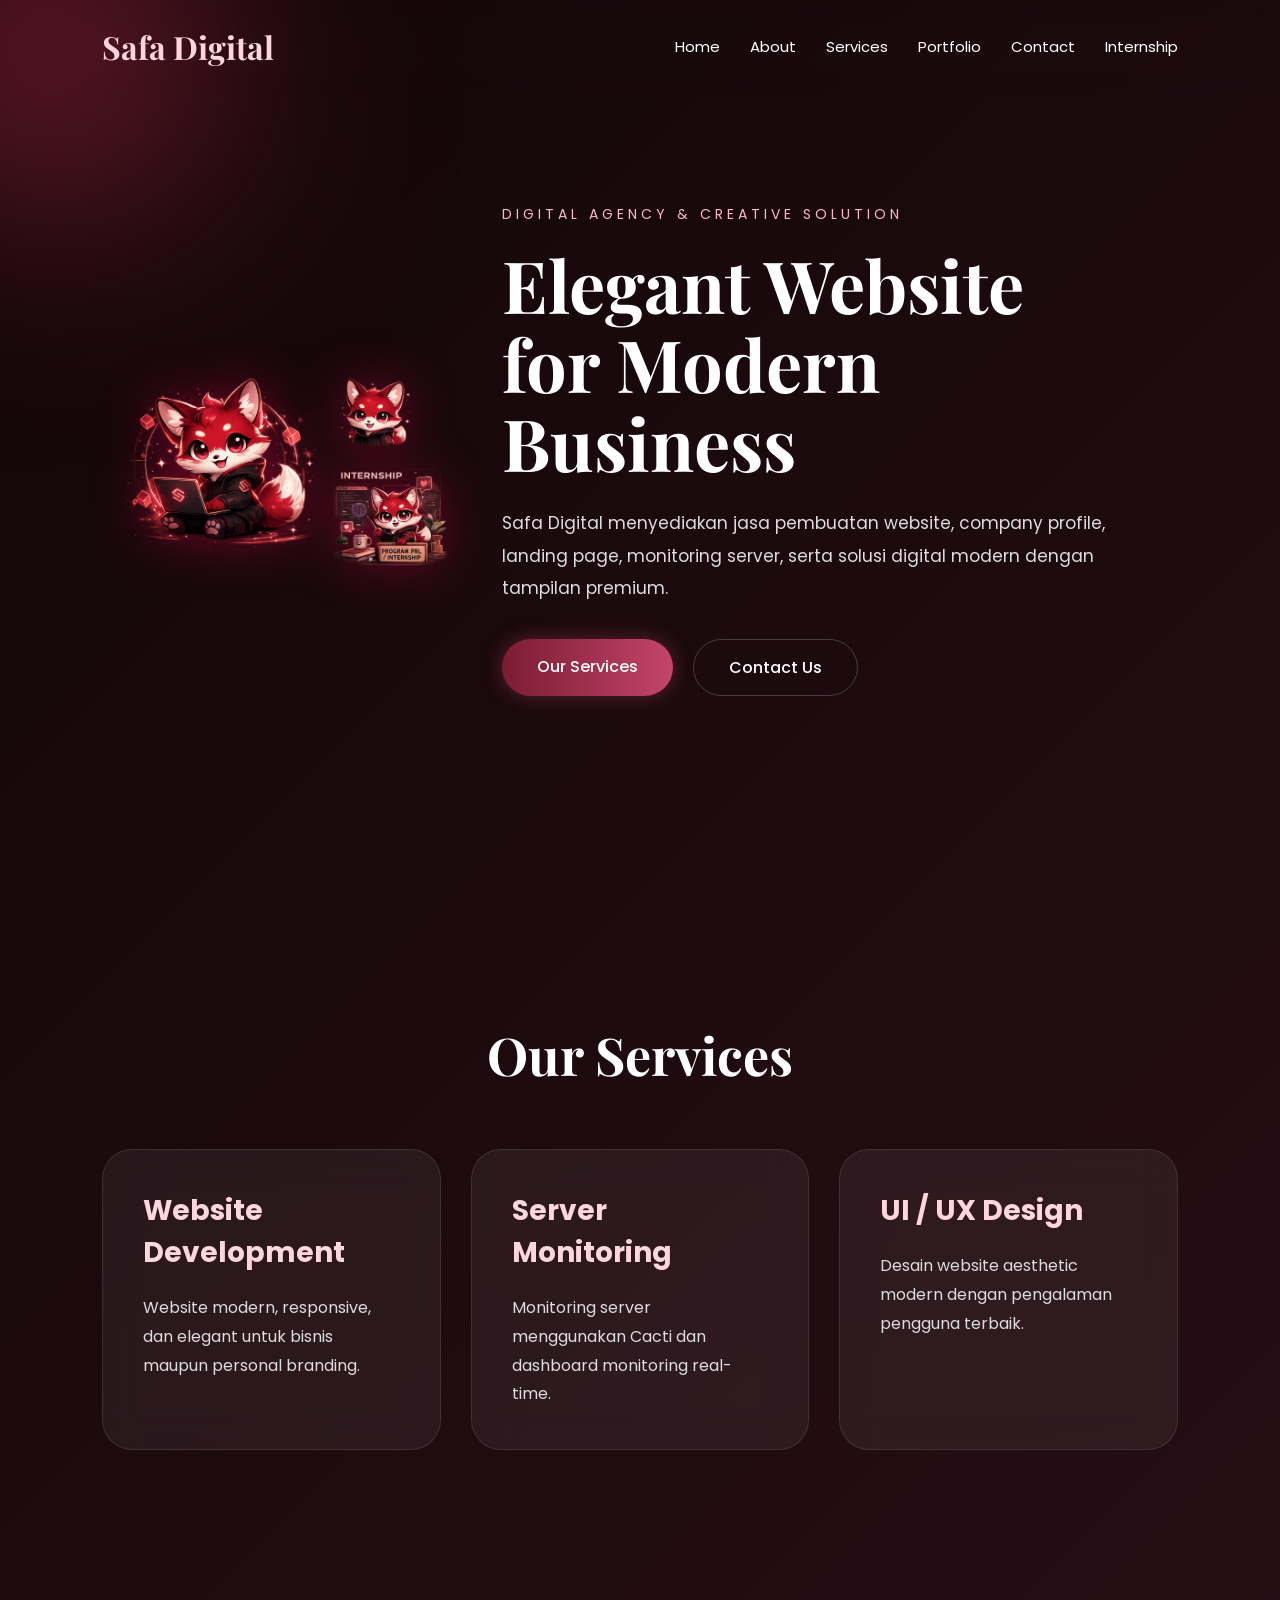
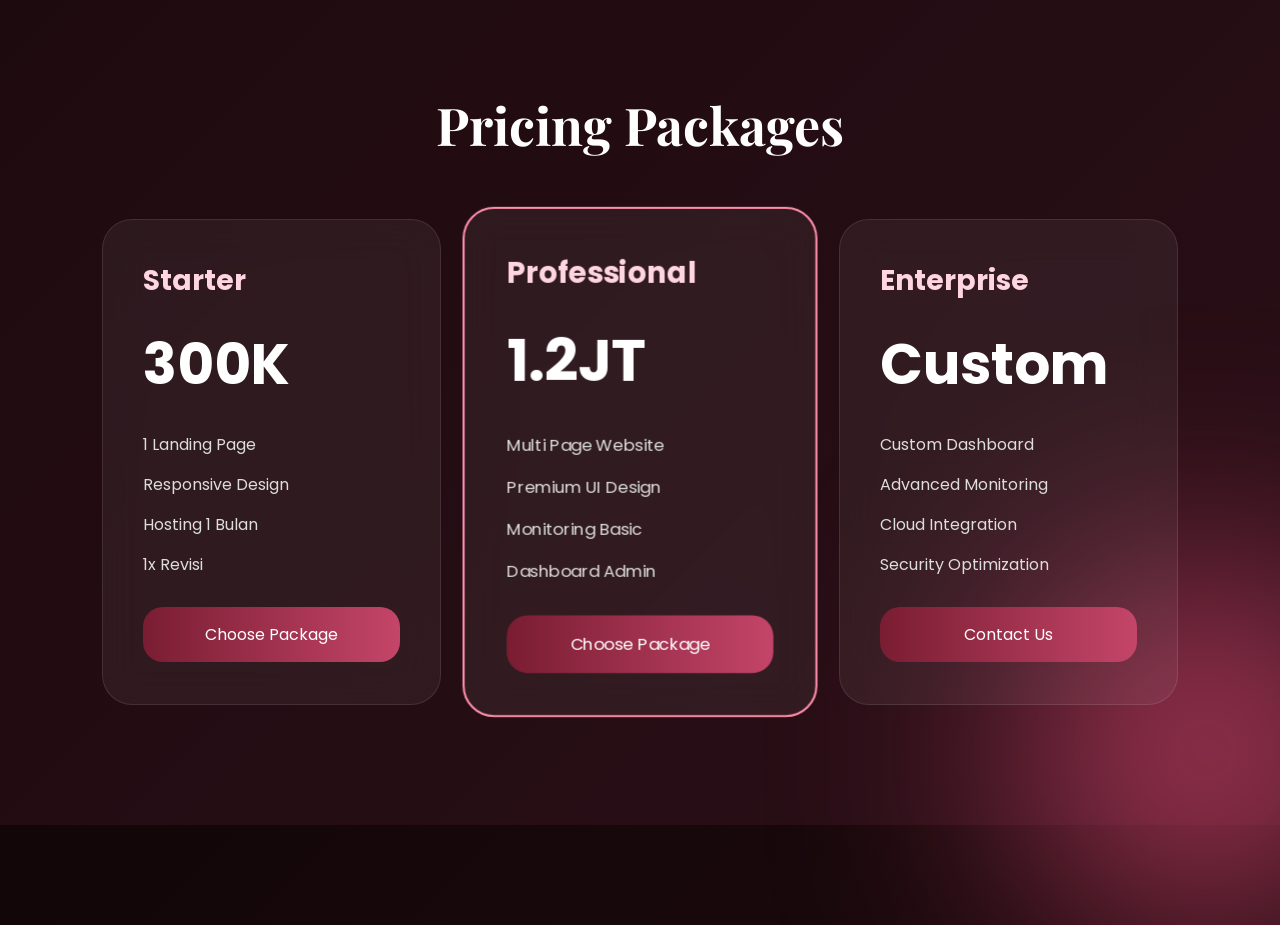
<file: index.html>
<!DOCTYPE html>
<html lang="en">
<head>
  <meta charset="UTF-8">
  <meta name="viewport" content="width=device-width, initial-scale=1.0">

  <title>Safa Digital</title>

  <link rel="stylesheet" href="css/style.css">

  <link href="https://fonts.googleapis.com/css2?family=Poppins:wght@300;400;500;600;700&family=Playfair+Display:wght@600;700&display=swap" rel="stylesheet">
</head>

<body>

<div class="blur blur1"></div>
<div class="blur blur2"></div>

<nav class="navbar">

  <div class="logo">
    Safa Digital
  </div>

  <ul class="nav-links">
    <li><a href="index.html">Home</a></li>
    <li><a href="about.html">About</a></li>
    <li><a href="services.html">Services</a></li>
    <li><a href="portfolio.html">Portfolio</a></li>
    <li><a href="internship.html">Contact</a></li>
    <li><a href="contact.html">Internship</a></li>
  </ul>

</nav>

<section class="hero">

<div class="hero-image">
  <img src="assets/img/rubyfox.png" alt="Ruby Fox">
</div>

  <div class="hero-text">

    <p class="small-title">
      DIGITAL AGENCY & CREATIVE SOLUTION
    </p>

    <h1>
      Elegant Website <br>
      for Modern Business
    </h1>

    <p class="description">
      Safa Digital menyediakan jasa pembuatan website,
      company profile, landing page, monitoring server,
      serta solusi digital modern dengan tampilan premium.
    </p>

    <div class="hero-buttons">

      <a href="services.html" class="btn primary-btn">
        Our Services
      </a>

      <a href="contact.html" class="btn secondary-btn">
        Contact Us
      </a>

    </div>

  </div>

</section>

<section class="services-section">

  <h2 class="section-title">
    Our Services
  </h2>

  <div class="service-grid">

    <div class="service-card">
      <h3>Website Development</h3>
      <p>
        Website modern, responsive, dan elegant
        untuk bisnis maupun personal branding.
      </p>
    </div>

    <div class="service-card">
      <h3>Server Monitoring</h3>
      <p>
        Monitoring server menggunakan Cacti
        dan dashboard monitoring real-time.
      </p>
    </div>

    <div class="service-card">
      <h3>UI / UX Design</h3>
      <p>
        Desain website aesthetic modern
        dengan pengalaman pengguna terbaik.
      </p>
    </div>

  </div>

</section>

<section class="pricing-section">

  <h2 class="section-title">
    Pricing Packages
  </h2>

  <div class="pricing-grid">

    <div class="pricing-card">

      <h3>Starter</h3>

      <h1>300K</h1>

      <ul>
        <li>1 Landing Page</li>
        <li>Responsive Design</li>
        <li>Hosting 1 Bulan</li>
        <li>1x Revisi</li>
      </ul>

      <a href="contact.html" class="pricing-btn">
        Choose Package
      </a>

    </div>

    <div class="pricing-card featured">

      <h3>Professional</h3>

      <h1>1.2JT</h1>

      <ul>
        <li>Multi Page Website</li>
        <li>Premium UI Design</li>
        <li>Monitoring Basic</li>
        <li>Dashboard Admin</li>
      </ul>

      <a href="contact.html" class="pricing-btn">
        Choose Package
      </a>

    </div>

    <div class="pricing-card">

      <h3>Enterprise</h3>

      <h1>Custom</h1>

      <ul>
        <li>Custom Dashboard</li>
        <li>Advanced Monitoring</li>
        <li>Cloud Integration</li>
        <li>Security Optimization</li>
      </ul>

      <a href="contact.html" class="pricing-btn">
        Contact Us
      </a>

    </div>

  </div>

</section>

</body>
</html>
</file>
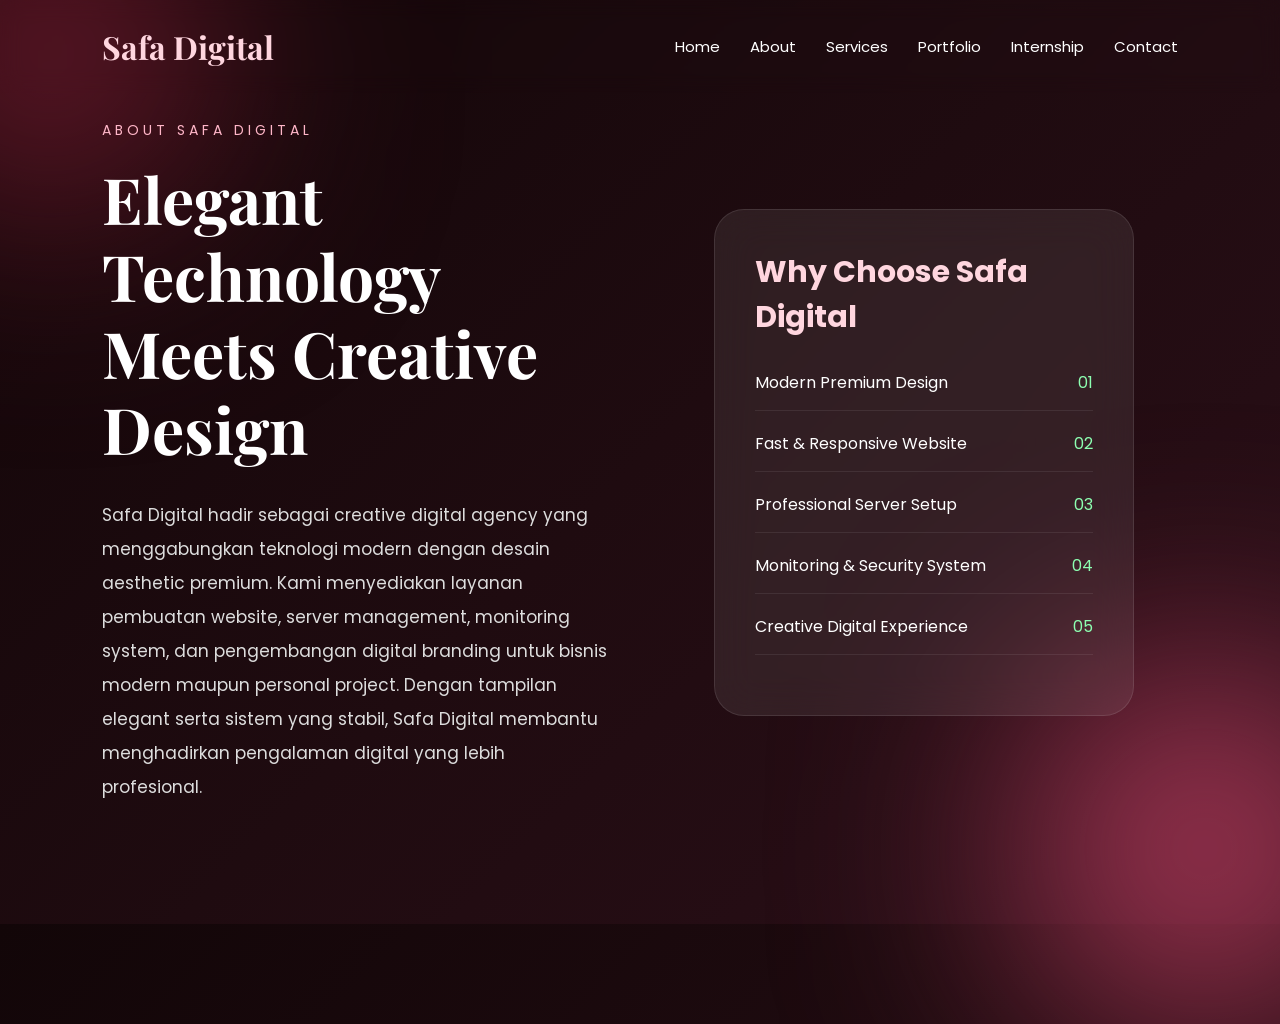
<file: about.html>
<!DOCTYPE html>
<html lang="en">
<head>
  <meta charset="UTF-8">
  <meta name="viewport" content="width=device-width, initial-scale=1.0">

  <title>About | Safa Digital</title>

  <link rel="stylesheet" href="css/style.css">

  <link href="https://fonts.googleapis.com/css2?family=Poppins:wght@300;400;500;600;700&family=Playfair+Display:wght@600;700&display=swap" rel="stylesheet">
</head>

<body>

  <div class="blur blur1"></div>
  <div class="blur blur2"></div>

  <nav class="navbar">

    <div class="logo">
      Safa Digital
    </div>

    <ul class="nav-links">
      <li><a href="index.html">Home</a></li>
      <li><a href="about.html">About</a></li>
      <li><a href="services.html">Services</a></li>
      <li><a href="portfolio.html">Portfolio</a></li>
      <li><a href="internship.html">Internship</a></li>
      <li><a href="contact.html">Contact</a></li>
    </ul>

  </nav>

  <section class="about-section">

    <div class="about-left">

      <p class="small-title">
        ABOUT SAFA DIGITAL
      </p>

      <h1>
        Elegant Technology <br>
        Meets Creative Design
      </h1>

      <p class="about-description">
  Safa Digital hadir sebagai creative digital agency
  yang menggabungkan teknologi modern dengan
  desain aesthetic premium.

  Kami menyediakan layanan pembuatan website,
  server management, monitoring system,
  dan pengembangan digital branding
  untuk bisnis modern maupun personal project.

  Dengan tampilan elegant serta sistem yang stabil,
  Safa Digital membantu menghadirkan
  pengalaman digital yang lebih profesional.
     </p>

    </div>

    <div class="about-right">

      <div class="info-card">

        <h3>
  Why Choose Safa Digital
</h3>

<div class="info-item">
  <span>Modern Premium Design</span>
  <span>01</span>
</div>

<div class="info-item">
  <span>Fast & Responsive Website</span>
  <span>02</span>
</div>

<div class="info-item">
  <span>Professional Server Setup</span>
  <span>03</span>
</div>

<div class="info-item">
  <span>Monitoring & Security System</span>
  <span>04</span>
</div>

<div class="info-item">
  <span>Creative Digital Experience</span>
  <span>05</span>
</div>

      </div>

    </div>

  </section>

</body>
</html>
</file>
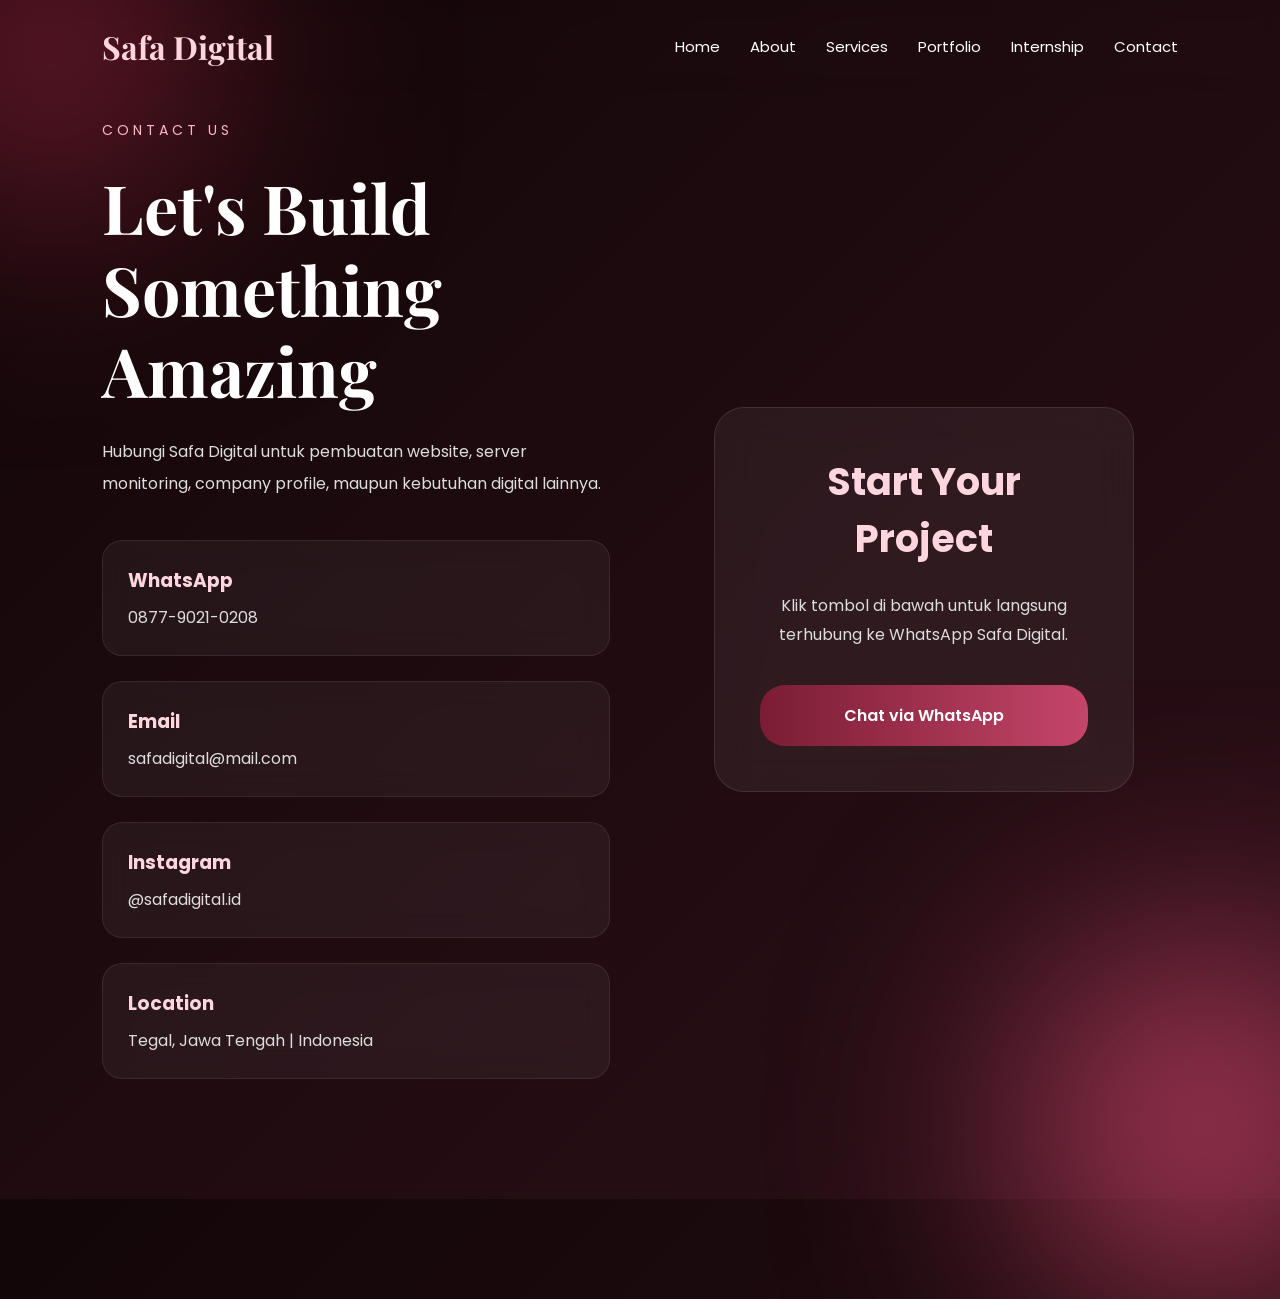
<file: contact.html>
<!DOCTYPE html>
<html lang="en">
<head>
  <meta charset="UTF-8">
  <meta name="viewport" content="width=device-width, initial-scale=1.0">

  <title>Contact | Safa Digital</title>

  <link rel="stylesheet" href="css/style.css">

  <link href="https://fonts.googleapis.com/css2?family=Poppins:wght@300;400;500;600;700&family=Playfair+Display:wght@600;700&display=swap" rel="stylesheet">
</head>

<body>

<div class="blur blur1"></div>
<div class="blur blur2"></div>

<nav class="navbar">

  <div class="logo">
    Safa Digital
  </div>

  <ul class="nav-links">
    <li><a href="index.html">Home</a></li>
    <li><a href="about.html">About</a></li>
    <li><a href="services.html">Services</a></li>
    <li><a href="portfolio.html">Portfolio</a></li>
    <li><a href="internship.html">Internship</a></li>
    <li><a href="contact.html">Contact</a></li>
  </ul>

</nav>

<section class="contact-page">

  <div class="contact-left">

    <p class="small-title">
      CONTACT US
    </p>

    <h1>
      Let's Build <br>
      Something Amazing
    </h1>

    <p class="contact-desc">
      Hubungi Safa Digital untuk pembuatan website,
      server monitoring, company profile,
      maupun kebutuhan digital lainnya.
    </p>

    <div class="contact-info">

      <div class="contact-item">
        <h3>WhatsApp</h3>
        <p>0877-9021-0208</p>
      </div>

      <div class="contact-item">
        <h3>Email</h3>
        <p>safadigital@mail.com</p>
      </div>

	<div class="contact-item">
  	  <h3>Instagram</h3>
	  <p>@safadigital.id</p>
	</div>

      <div class="contact-item">
        <h3>Location</h3>
        <p>Tegal, Jawa Tengah | Indonesia</p>
      </div>

    </div>

  </div>

  <div class="contact-right">

    <div class="contact-card">

      <h2>Start Your Project</h2>

      <p>
        Klik tombol di bawah untuk langsung
        terhubung ke WhatsApp Safa Digital.
      </p>

      <a href="https://wa.me/6287790210208"
         target="_blank"
         class="wa-btn">

         Chat via WhatsApp

      </a>

    </div>

  </div>

</section>

</body>
</html>
</file>
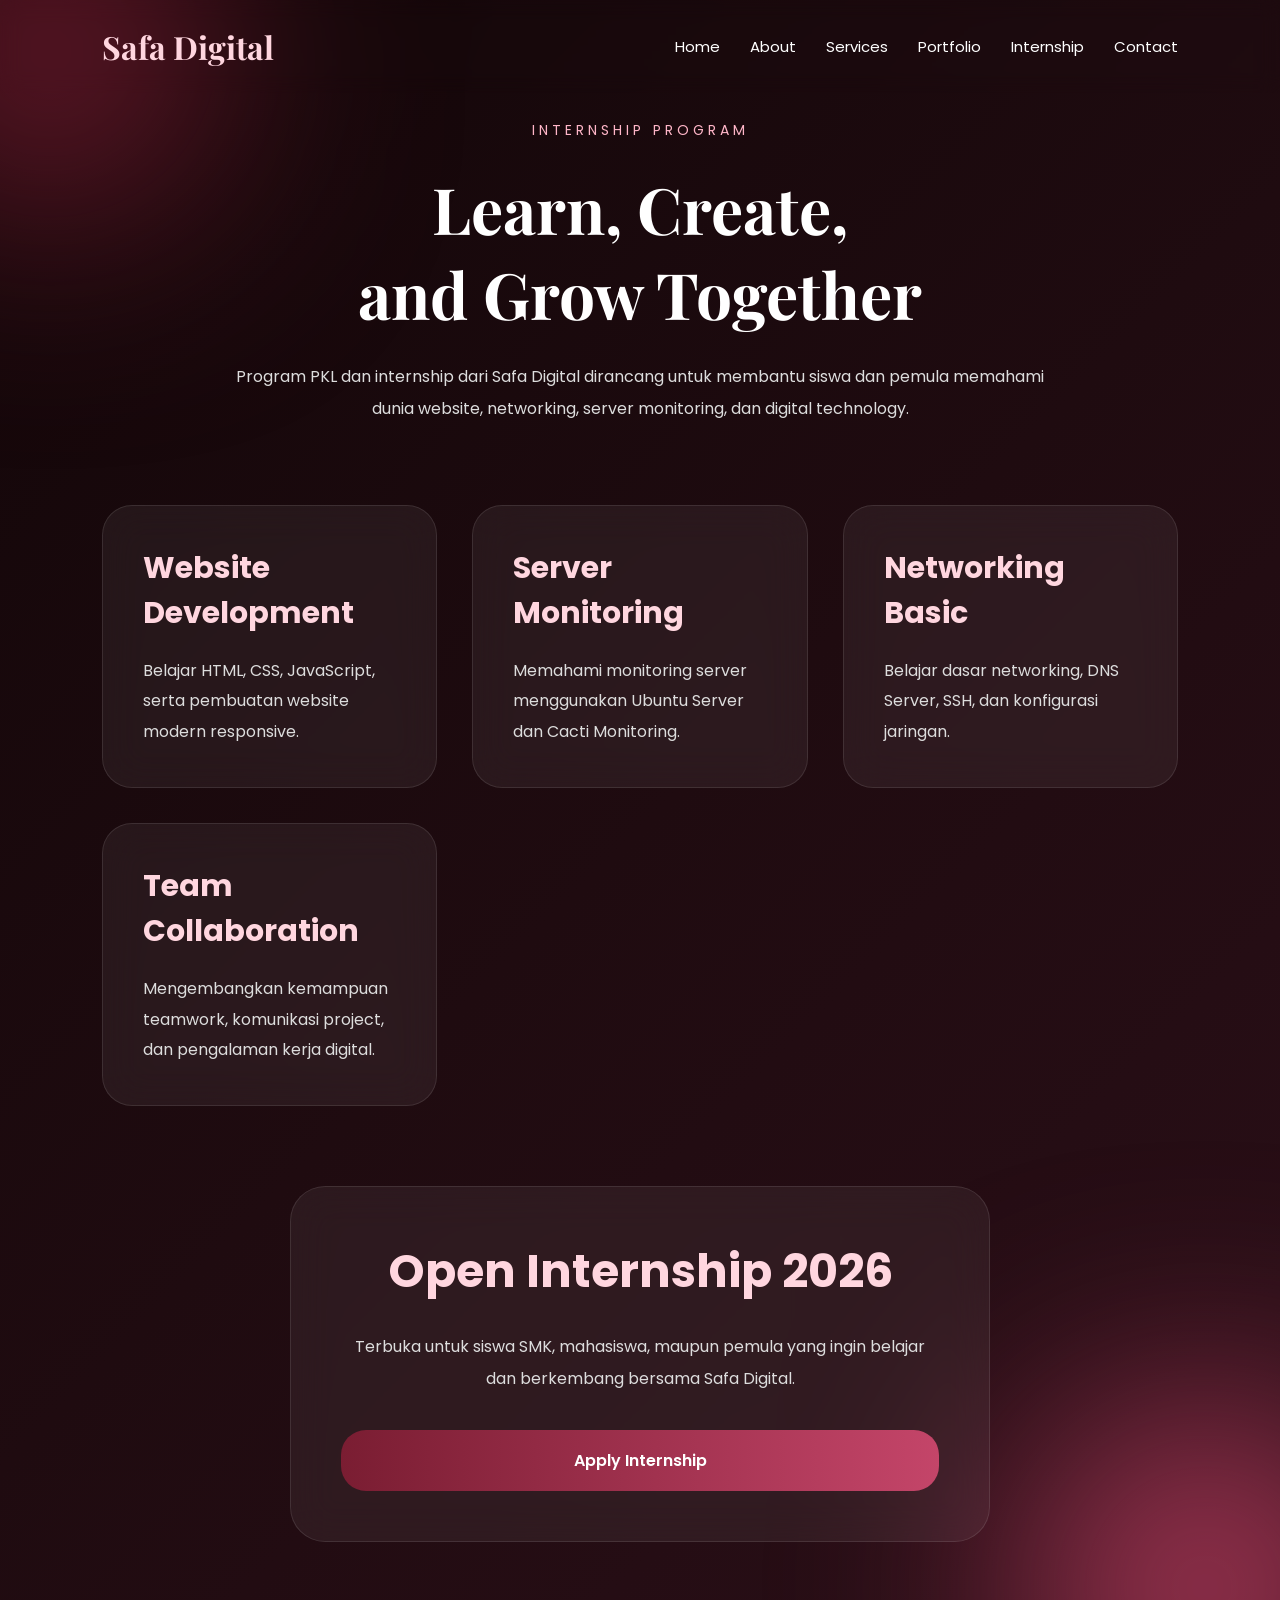
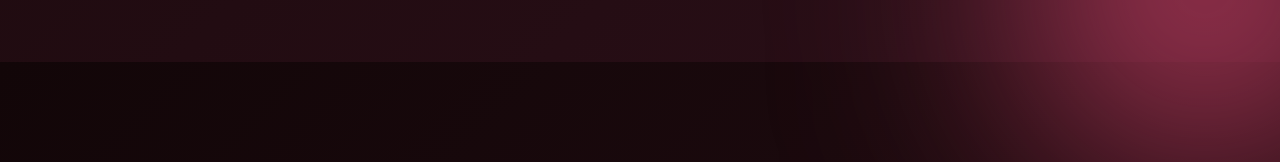
<file: internship.html>
<!DOCTYPE html>
<html lang="en">
<head>
  <meta charset="UTF-8">
  <meta name="viewport" content="width=device-width, initial-scale=1.0">

  <title>Internship | Safa Digital</title>

  <link rel="stylesheet" href="css/style.css">

  <link href="https://fonts.googleapis.com/css2?family=Poppins:wght@300;400;500;600;700&family=Playfair+Display:wght@600;700&display=swap" rel="stylesheet">
</head>

<body>

<div class="blur blur1"></div>
<div class="blur blur2"></div>

<nav class="navbar">

  <div class="logo">
    Safa Digital
  </div>

  <ul class="nav-links">
    <li><a href="index.html">Home</a></li>
    <li><a href="about.html">About</a></li>
    <li><a href="services.html">Services</a></li>
    <li><a href="portfolio.html">Portfolio</a></li>
    <li><a href="internship.html">Internship</a></li>
    <li><a href="contact.html">Contact</a></li>
  </ul>

</nav>

<section class="internship-page">

  <div class="internship-header">

    <p class="small-title">
      INTERNSHIP PROGRAM
    </p>

    <h1>
      Learn, Create, <br>
      and Grow Together
    </h1>

    <p class="internship-desc">
      Program PKL dan internship dari Safa Digital
      dirancang untuk membantu siswa dan pemula
      memahami dunia website, networking,
      server monitoring, dan digital technology.
    </p>

  </div>

  <div class="internship-grid">

    <div class="internship-card">

      <h2>Website Development</h2>

      <p>
        Belajar HTML, CSS, JavaScript,
        serta pembuatan website modern responsive.
      </p>

    </div>

    <div class="internship-card">

      <h2>Server Monitoring</h2>

      <p>
        Memahami monitoring server menggunakan
        Ubuntu Server dan Cacti Monitoring.
      </p>

    </div>

    <div class="internship-card">

      <h2>Networking Basic</h2>

      <p>
        Belajar dasar networking,
        DNS Server, SSH,
        dan konfigurasi jaringan.
      </p>

    </div>

    <div class="internship-card">

      <h2>Team Collaboration</h2>

      <p>
        Mengembangkan kemampuan teamwork,
        komunikasi project,
        dan pengalaman kerja digital.
      </p>

    </div>

  </div>

  <div class="internship-bottom">

    <div class="internship-box">

      <h2>
        Open Internship 2026
      </h2>

      <p>
        Terbuka untuk siswa SMK,
        mahasiswa, maupun pemula
        yang ingin belajar dan berkembang
        bersama Safa Digital.
      </p>

      <a href="https://wa.me/6287790210208"
         target="_blank"
         class="wa-btn">

         Apply Internship

      </a>

    </div>

  </div>

</section>

</body>
</html>
</file>
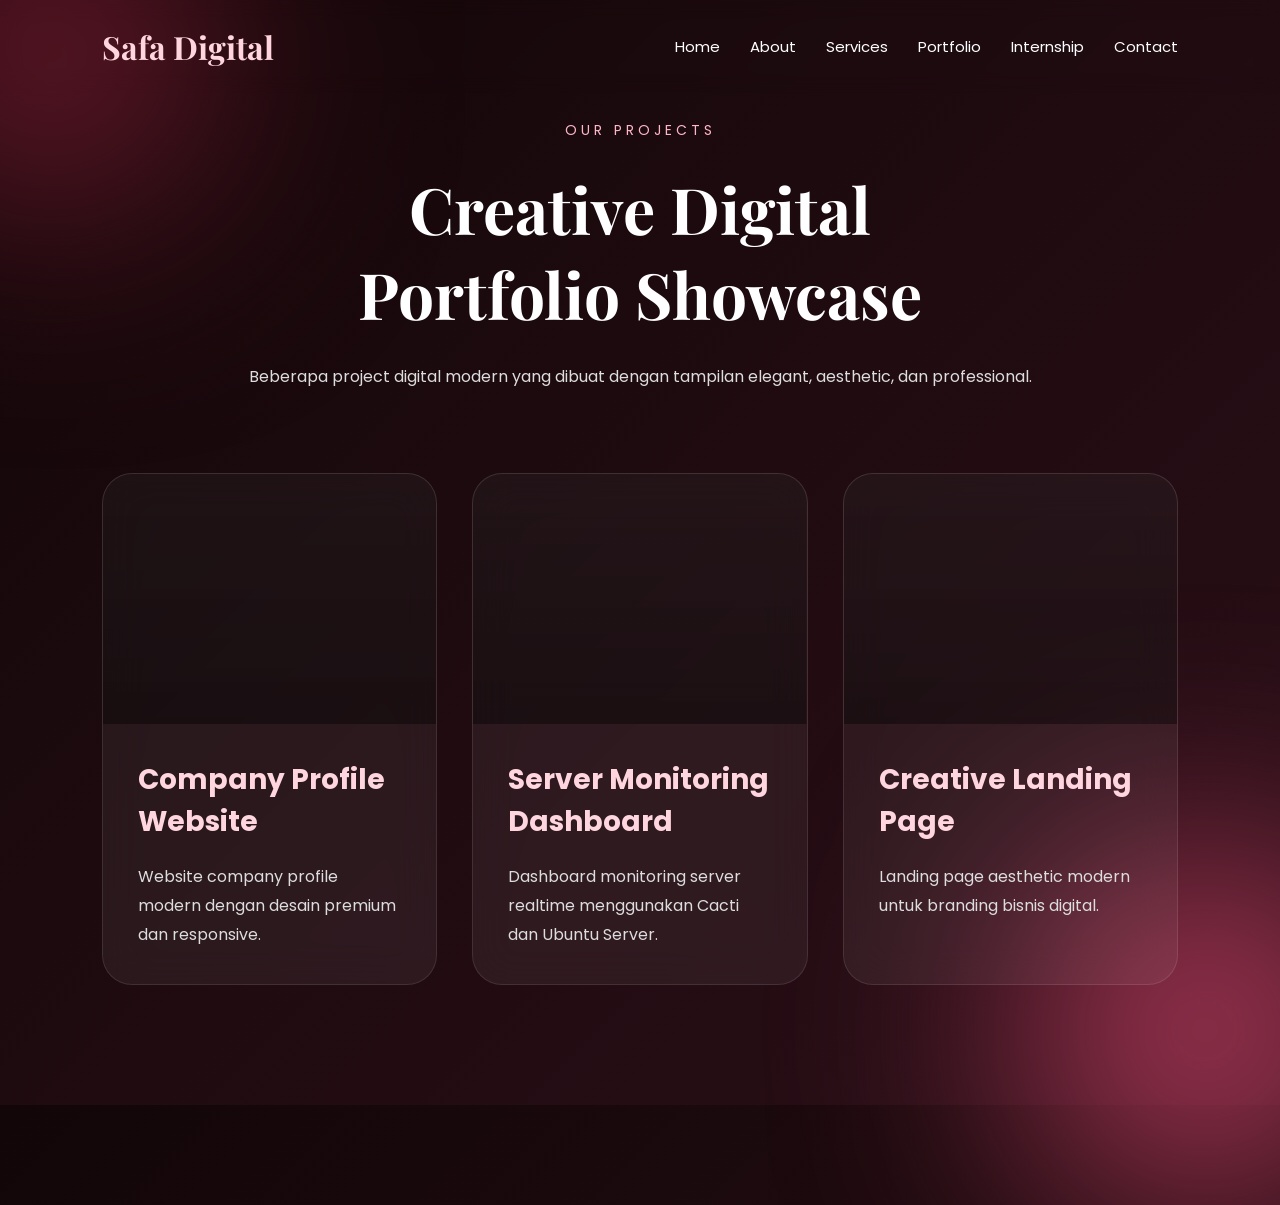
<file: portfolio.html>
<!DOCTYPE html>
<html lang="en">
<head>
  <meta charset="UTF-8">
  <meta name="viewport" content="width=device-width, initial-scale=1.0">

  <title>Portfolio | Safa Digital</title>

  <link rel="stylesheet" href="css/style.css">

  <link href="https://fonts.googleapis.com/css2?family=Poppins:wght@300;400;500;600;700&family=Playfair+Display:wght@600;700&display=swap" rel="stylesheet">
</head>

<body>

<div class="blur blur1"></div>
<div class="blur blur2"></div>

<nav class="navbar">

  <div class="logo">
    Safa Digital
  </div>

  <ul class="nav-links">
    <li><a href="index.html">Home</a></li>
    <li><a href="about.html">About</a></li>
    <li><a href="services.html">Services</a></li>
    <li><a href="portfolio.html">Portfolio</a></li>
    <li><a href="internship.html">Internship</a></li>
    <li><a href="contact.html">Contact</a></li>
  </ul>

</nav>

<section class="portfolio-page">

  <div class="portfolio-header">

    <p class="small-title">
      OUR PROJECTS
    </p>

    <h1>
      Creative Digital <br>
      Portfolio Showcase
    </h1>

    <p class="portfolio-desc">
      Beberapa project digital modern
      yang dibuat dengan tampilan elegant,
      aesthetic, dan professional.
    </p>

  </div>

  <div class="portfolio-grid">

    <div class="portfolio-card">

      <div class="portfolio-image"></div>

      <div class="portfolio-content">
        <h3>Company Profile Website</h3>

        <p>
          Website company profile modern
          dengan desain premium dan responsive.
        </p>
      </div>

    </div>

    <div class="portfolio-card">

      <div class="portfolio-image image2"></div>

      <div class="portfolio-content">
        <h3>Server Monitoring Dashboard</h3>

        <p>
          Dashboard monitoring server realtime
          menggunakan Cacti dan Ubuntu Server.
        </p>
      </div>

    </div>

    <div class="portfolio-card">

      <div class="portfolio-image image3"></div>

      <div class="portfolio-content">
        <h3>Creative Landing Page</h3>

        <p>
          Landing page aesthetic modern
          untuk branding bisnis digital.
        </p>
      </div>

    </div>

  </div>

</section>

</body>
</html>
</file>
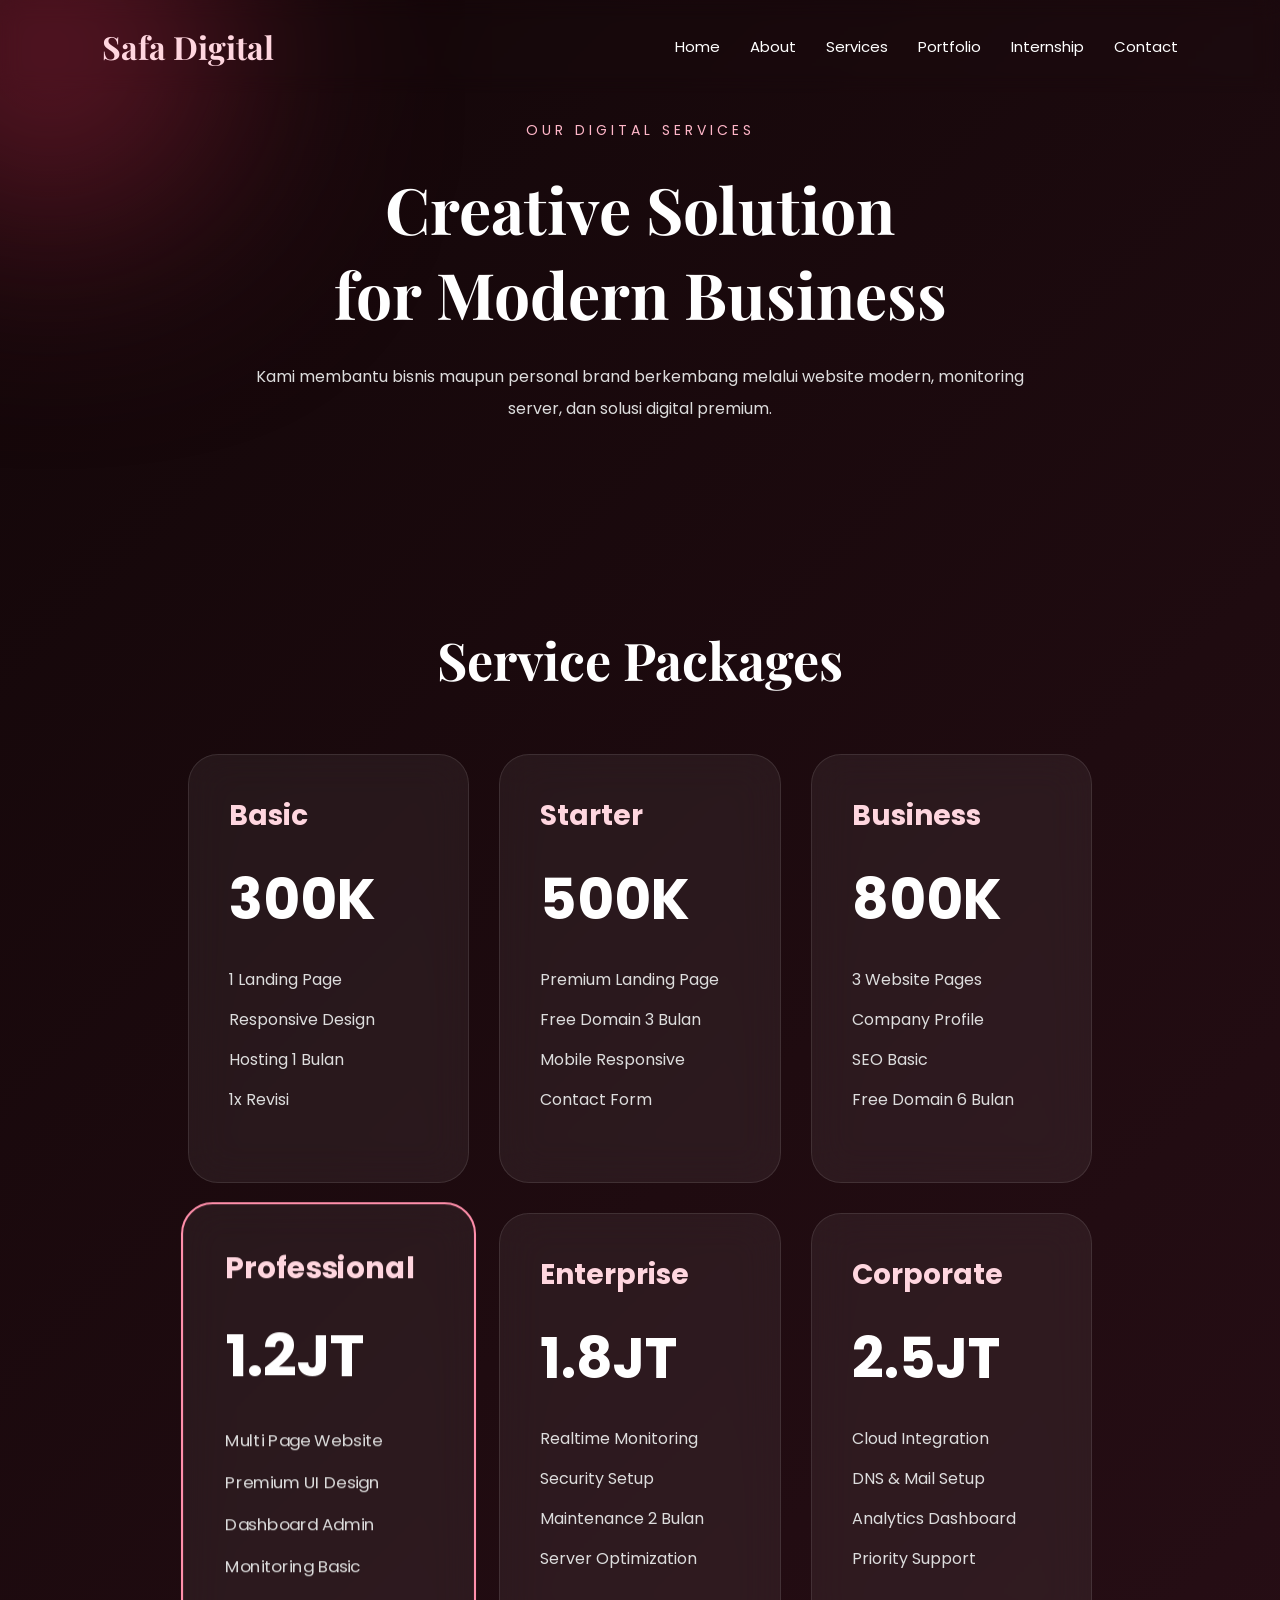
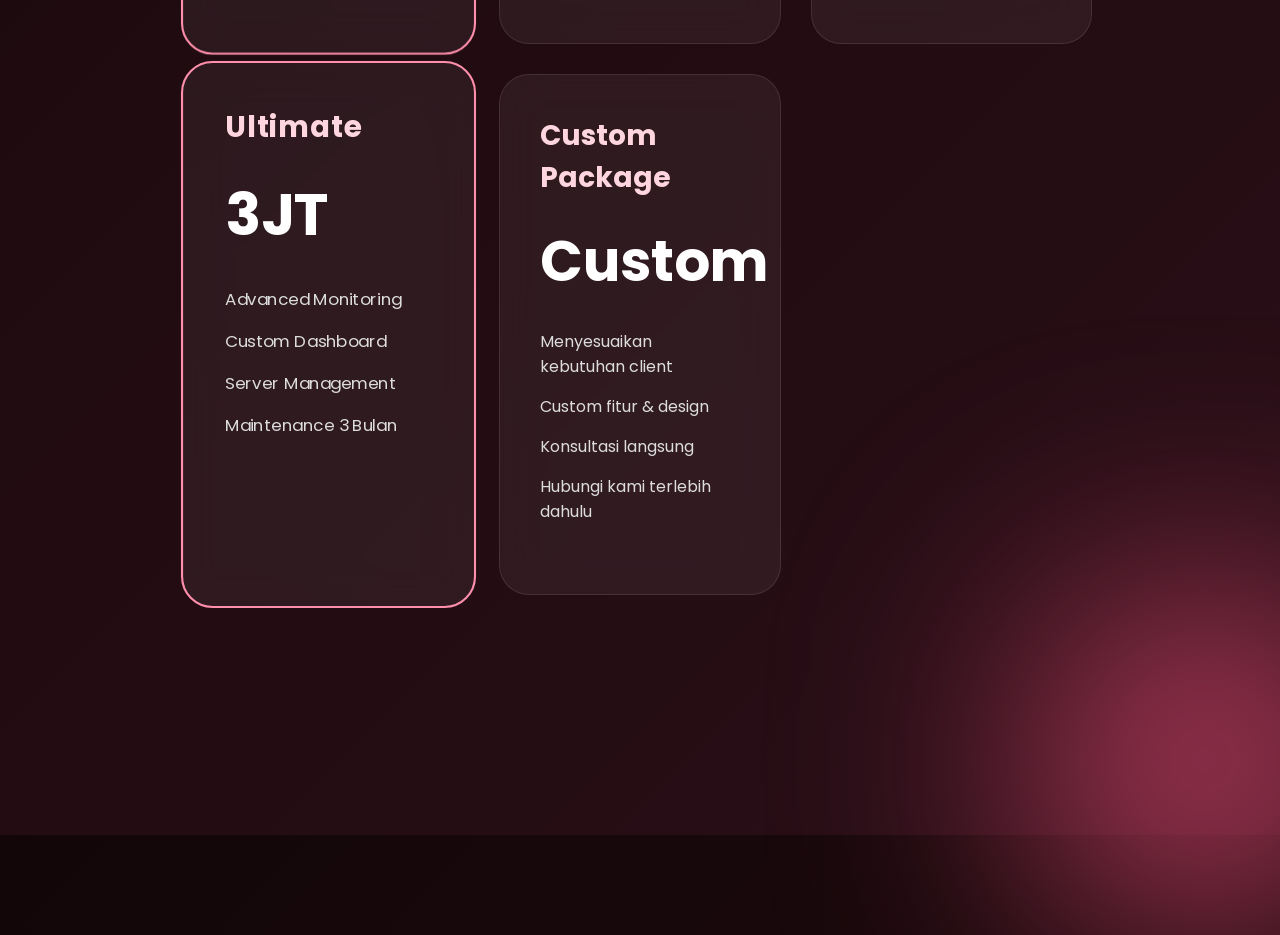
<file: services.html>
<!DOCTYPE html>
<html lang="en">
<head>
  <meta charset="UTF-8">
  <meta name="viewport" content="width=device-width, initial-scale=1.0">

  <title>Services | Safa Digital</title>

  <link rel="stylesheet" href="css/style.css">

  <link href="https://fonts.googleapis.com/css2?family=Poppins:wght@300;400;500;600;700&family=Playfair+Display:wght@600;700&display=swap" rel="stylesheet">
</head>

<body>

<div class="blur blur1"></div>
<div class="blur blur2"></div>

<nav class="navbar">

  <div class="logo">
    Safa Digital
  </div>

  <ul class="nav-links">
    <li><a href="index.html">Home</a></li>
    <li><a href="about.html">About</a></li>
    <li><a href="services.html">Services</a></li>
    <li><a href="portfolio.html">Portfolio</a></li>
    <li><a href="internship.html">Internship</a></li>
    <li><a href="contact.html">Contact</a></li>
  </ul>

</nav>

<section class="services-page">

  <div class="services-header">

    <p class="small-title">
      OUR DIGITAL SERVICES
    </p>

    <h1>
      Creative Solution <br>
      for Modern Business
    </h1>

    <p class="services-desc">
      Kami membantu bisnis maupun personal brand
      berkembang melalui website modern,
      monitoring server, dan solusi digital premium.
    </p>

  </div>

  <div class="services-container">

<section class="pricing-section">

  <h2 class="section-title">
    Service Packages
  </h2>

  <div class="pricing-grid">

    <div class="pricing-card">
      <h3>Basic</h3>
      <h1>300K</h1>

      <ul>
        <li>1 Landing Page</li>
        <li>Responsive Design</li>
        <li>Hosting 1 Bulan</li>
        <li>1x Revisi</li>
      </ul>
    </div>

    <div class="pricing-card">
      <h3>Starter</h3>
      <h1>500K</h1>

      <ul>
        <li>Premium Landing Page</li>
        <li>Free Domain 3 Bulan</li>
        <li>Mobile Responsive</li>
        <li>Contact Form</li>
      </ul>
    </div>

    <div class="pricing-card">
      <h3>Business</h3>
      <h1>800K</h1>

      <ul>
        <li>3 Website Pages</li>
        <li>Company Profile</li>
        <li>SEO Basic</li>
        <li>Free Domain 6 Bulan</li>
      </ul>
    </div>

    <div class="pricing-card featured">
      <h3>Professional</h3>
      <h1>1.2JT</h1>

      <ul>
        <li>Multi Page Website</li>
        <li>Premium UI Design</li>
        <li>Dashboard Admin</li>
        <li>Monitoring Basic</li>
      </ul>
    </div>

    <div class="pricing-card">
      <h3>Enterprise</h3>
      <h1>1.8JT</h1>

      <ul>
        <li>Realtime Monitoring</li>
        <li>Security Setup</li>
        <li>Maintenance 2 Bulan</li>
        <li>Server Optimization</li>
      </ul>
    </div>

    <div class="pricing-card">
      <h3>Corporate</h3>
      <h1>2.5JT</h1>

      <ul>
        <li>Cloud Integration</li>
        <li>DNS & Mail Setup</li>
        <li>Analytics Dashboard</li>
        <li>Priority Support</li>
      </ul>
    </div>

    <div class="pricing-card featured">
      <h3>Ultimate</h3>
      <h1>3JT</h1>

      <ul>
        <li>Advanced Monitoring</li>
        <li>Custom Dashboard</li>
        <li>Server Management</li>
        <li>Maintenance 3 Bulan</li>
      </ul>
    </div>

    <div class="pricing-card">
      <h3>Custom Package</h3>
      <h1>Custom</h1>

      <ul>
        <li>Menyesuaikan kebutuhan client</li>
        <li>Custom fitur & design</li>
        <li>Konsultasi langsung</li>
        <li>Hubungi kami terlebih dahulu</li>
      </ul>
    </div>

  </div>

</section>

</body>
</html>
</file>
<file: css/style.css>
*{
  margin:0;
  padding:0;
  box-sizing:border-box;
}

body{
  font-family:'Poppins',sans-serif;
  background:linear-gradient(135deg,#120608,#1f0b10,#2b0f18);
  color:white;
  overflow-x:hidden;
  min-height:100vh;
  position:relative;
}

.blur{
  position:absolute;
  border-radius:50%;
  filter:blur(120px);
  z-index:-1;
}

.blur1{
  width:300px;
  height:300px;
  background:#7a1d32;
  top:-100px;
  left:-100px;
}

.blur2{
  width:350px;
  height:350px;
  background:#b03a5b;
  bottom:-100px;
  right:-100px;
}

.navbar{
  display:flex;
  justify-content:space-between;
  align-items:center;
  padding:25px 8%;
  position:fixed;
  width:100%;
  top:0;
  backdrop-filter:blur(10px);
  z-index:999;
}

.logo{
  font-size:32px;
  font-family:'Playfair Display',serif;
  font-weight:700;
  color:#ffd6df;
}

.nav-links{
  display:flex;
  list-style:none;
  gap:30px;
}

.nav-links a{
  text-decoration:none;
  color:white;
  transition:0.3s;
  font-size:15px;
}

.nav-links a:hover{
  color:#ff9eb5;
}

.hero{
  min-height:100vh;
  display:flex;
  align-items:center;
  justify-content:space-between;
  padding:0 8%;
  gap:50px;
}

.hero-text{
  flex:1;
}

.small-title{
  letter-spacing:4px;
  color:#ffb6c8;
  margin-bottom:20px;
  font-size:14px;
}

.hero-text h1{
  font-size:72px;
  line-height:1.1;
  font-family:'Playfair Display',serif;
  margin-bottom:25px;
}

.description{
  color:#ddd;
  line-height:1.9;
  max-width:650px;
  margin-bottom:35px;
  font-size:17px;
}

.hero-buttons{
  display:flex;
  gap:20px;
}

.btn{
  padding:15px 35px;
  border-radius:50px;
  text-decoration:none;
  transition:0.4s;
  font-weight:500;
}

.primary-btn{
  background:linear-gradient(90deg,#7a1d32,#c44569);
  color:white;
  box-shadow:0 0 20px rgba(196,69,105,0.4);
}

.primary-btn:hover{
  transform:translateY(-5px);
  box-shadow:0 0 35px rgba(196,69,105,0.7);
}

.secondary-btn{
  border:1px solid rgba(255,255,255,0.2);
  color:white;
  backdrop-filter:blur(10px);
}

.secondary-btn:hover{
  background:rgba(255,255,255,0.08);
}

.hero-card{
  flex:1;
  display:flex;
  justify-content:center;
}

.glass-card{
  width:400px;
  background:rgba(255,255,255,0.08);
  border:1px solid rgba(255,255,255,0.1);
  border-radius:30px;
  padding:40px;
  backdrop-filter:blur(18px);
  box-shadow:0 0 40px rgba(0,0,0,0.3);
}

.glass-card h3{
  margin-bottom:30px;
  font-size:28px;
  color:#ffd6df;
}

.status-item{
  display:flex;
  justify-content:space-between;
  margin-bottom:20px;
  padding-bottom:15px;
  border-bottom:1px solid rgba(255,255,255,0.08);
}

.online{
  color:#8dffb1;
}

.dashboard-btn{
  margin-top:20px;
  display:block;
  text-align:center;
  background:linear-gradient(90deg,#7a1d32,#c44569);
  padding:15px;
  border-radius:20px;
  text-decoration:none;
  color:white;
  transition:0.4s;
}

.dashboard-btn:hover{
  transform:translateY(-3px);
}

@media(max-width:1000px){

  .hero{
    flex-direction:column;
    justify-content:center;
    text-align:center;
    padding-top:150px;
  }

  .hero-buttons{
    justify-content:center;
  }

  .hero-text h1{
    font-size:52px;
  }

  .nav-links{
    display:none;
  }

}

.about-section{
  min-height:100vh;
  display:flex;
  align-items:center;
  justify-content:space-between;
  padding:120px 8%;
  gap:60px;
}

.about-left{
  flex:1;
}

.about-left h1{
  font-size:64px;
  line-height:1.2;
  margin-bottom:30px;
  font-family:'Playfair Display',serif;
}

.about-description{
  color:#ddd;
  line-height:2;
  font-size:17px;
  max-width:700px;
}

.about-right{
  flex:1;
  display:flex;
  justify-content:center;
}

.info-card{
  width:420px;
  background:rgba(255,255,255,0.08);
  border:1px solid rgba(255,255,255,0.1);
  border-radius:30px;
  padding:40px;
  backdrop-filter:blur(20px);
}

.info-card h3{
  font-size:30px;
  margin-bottom:30px;
  color:#ffd6df;
}

.info-item{
  display:flex;
  justify-content:space-between;
  margin-bottom:20px;
  padding-bottom:15px;
  border-bottom:1px solid rgba(255,255,255,0.08);
}

.info-item span:last-child{
  color:#8dffb1;
}

.services-section,
.pricing-section{
  padding:120px 8%;
}

.section-title{
  text-align:center;
  font-size:52px;
  margin-bottom:60px;
  font-family:'Playfair Display',serif;
}

.service-grid,
.pricing-grid{
  display:grid;
  grid-template-columns:repeat(auto-fit,minmax(280px,1fr));
  gap:30px;
}

.service-card,
.pricing-card{
  background:rgba(255,255,255,0.06);
  border:1px solid rgba(255,255,255,0.1);
  padding:40px;
  border-radius:30px;
  backdrop-filter:blur(20px);
  transition:0.4s;
}

.service-card:hover,
.pricing-card:hover{
  transform:translateY(-10px);
}

.service-card h3,
.pricing-card h3{
  margin-bottom:20px;
  font-size:28px;
  color:#ffd6df;
}

.service-card p{
  line-height:1.8;
  color:#ddd;
}

.pricing-card h1{
  font-size:56px;
  margin-bottom:25px;
}

.pricing-card ul{
  list-style:none;
  margin-bottom:30px;
}

.pricing-card ul li{
  margin-bottom:15px;
  color:#ddd;
}

.pricing-btn{
  display:block;
  text-align:center;
  padding:15px;
  border-radius:20px;
  text-decoration:none;
  background:linear-gradient(90deg,#7a1d32,#c44569);
  color:white;
}

.featured{
  border:2px solid #ff8fab;
  transform:scale(1.05);
}

.services-page{
  padding:120px 8%;
}

.services-header{
  text-align:center;
  margin-bottom:80px;
}

.services-header h1{
  font-size:64px;
  margin:25px 0;
  font-family:'Playfair Display',serif;
}

.services-desc{
  max-width:800px;
  margin:auto;
  color:#ddd;
  line-height:2;
}

.services-container{
  display:grid;
  grid-template-columns:repeat(auto-fit,minmax(320px,1fr));
  gap:35px;
}

.big-service-card{
  background:rgba(255,255,255,0.06);
  border:1px solid rgba(255,255,255,0.1);
  border-radius:30px;
  padding:45px;
  backdrop-filter:blur(20px);
  transition:0.4s;
}

.big-service-card:hover{
  transform:translateY(-10px);
}

.big-service-card h2{
  font-size:34px;
  margin-bottom:25px;
  color:#ffd6df;
}

.big-service-card p{
  color:#ddd;
  line-height:1.9;
  margin-bottom:25px;
}

.big-service-card ul{
  list-style:none;
}

.big-service-card ul li{
  margin-bottom:15px;
  padding-left:10px;
  border-left:3px solid #ff8fab;
}

.portfolio-page{
  padding:120px 8%;
}

.portfolio-header{
  text-align:center;
  margin-bottom:80px;
}

.portfolio-header h1{
  font-size:64px;
  margin:25px 0;
  font-family:'Playfair Display',serif;
}

.portfolio-desc{
  max-width:800px;
  margin:auto;
  color:#ddd;
  line-height:2;
}

.portfolio-grid{
  display:grid;
  grid-template-columns:repeat(auto-fit,minmax(320px,1fr));
  gap:35px;
}

.portfolio-card{
  background:rgba(255,255,255,0.06);
  border:1px solid rgba(255,255,255,0.1);
  border-radius:30px;
  overflow:hidden;
  backdrop-filter:blur(20px);
  transition:0.4s;
}

.portfolio-card:hover{
  transform:translateY(-10px);
}

.portfolio-image{
  height:250px;
  background:
    linear-gradient(rgba(0,0,0,0.2),
    rgba(0,0,0,0.4)),
    url('https://images.unsplash.com/photo-1498050108023-c5249f4df085');
  background-size:cover;
  background-position:center;
}

.image2{
  background:
    linear-gradient(rgba(0,0,0,0.2),
    rgba(0,0,0,0.4)),
    url('https://images.unsplash.com/photo-1516321318423-f06f85e504b3');
  background-size:cover;
  background-position:center;
}

.image3{
  background:
    linear-gradient(rgba(0,0,0,0.2),
    rgba(0,0,0,0.4)),
    url('https://images.unsplash.com/photo-1559028012-481c04fa702d');
  background-size:cover;
  background-position:center;
}

.portfolio-content{
  padding:35px;
}

.portfolio-content h3{
  font-size:28px;
  margin-bottom:20px;
  color:#ffd6df;
}

.portfolio-content p{
  color:#ddd;
  line-height:1.8;
}

.contact-page{
  min-height:100vh;
  display:flex;
  align-items:center;
  justify-content:space-between;
  gap:60px;
  padding:120px 8%;
}

.contact-left{
  flex:1;
}

.contact-left h1{
  font-size:68px;
  line-height:1.2;
  margin:25px 0;
  font-family:'Playfair Display',serif;
}

.contact-desc{
  color:#ddd;
  line-height:2;
  margin-bottom:40px;
  max-width:700px;
}

.contact-info{
  display:flex;
  flex-direction:column;
  gap:25px;
}

.contact-item{
  background:rgba(255,255,255,0.05);
  border:1px solid rgba(255,255,255,0.08);
  padding:25px;
  border-radius:20px;
  backdrop-filter:blur(15px);
}

.contact-item h3{
  color:#ffd6df;
  margin-bottom:10px;
}

.contact-item p{
  color:#ddd;
}

.contact-right{
  flex:1;
  display:flex;
  justify-content:center;
}

.contact-card{
  width:420px;
  background:rgba(255,255,255,0.06);
  border:1px solid rgba(255,255,255,0.1);
  border-radius:30px;
  padding:45px;
  text-align:center;
  backdrop-filter:blur(20px);
}

.contact-card h2{
  font-size:38px;
  margin-bottom:25px;
  color:#ffd6df;
}

.contact-card p{
  color:#ddd;
  line-height:1.8;
  margin-bottom:35px;
}

.wa-btn{
  display:block;
  padding:18px;
  border-radius:25px;
  background:linear-gradient(90deg,#7a1d32,#c44569);
  text-decoration:none;
  color:white;
  font-weight:600;
  transition:0.4s;
}

.wa-btn:hover{
  transform:translateY(-5px);
  box-shadow:0 0 30px rgba(196,69,105,0.5);
}

.internship-page{
  padding:120px 8%;
}

.internship-header{
  text-align:center;
  margin-bottom:80px;
}

.internship-header h1{
  font-size:64px;
  margin:25px 0;
  font-family:'Playfair Display',serif;
}

.internship-desc{
  max-width:850px;
  margin:auto;
  color:#ddd;
  line-height:2;
}

.internship-grid{
  display:grid;
  grid-template-columns:repeat(auto-fit,minmax(280px,1fr));
  gap:35px;
}

.internship-card{
  background:rgba(255,255,255,0.06);
  border:1px solid rgba(255,255,255,0.1);
  border-radius:30px;
  padding:40px;
  backdrop-filter:blur(20px);
  transition:0.4s;
}

.internship-card:hover{
  transform:translateY(-10px);
}

.internship-card h2{
  margin-bottom:20px;
  font-size:30px;
  color:#ffd6df;
}

.internship-card p{
  color:#ddd;
  line-height:1.9;
}

.internship-bottom{
  margin-top:80px;
  display:flex;
  justify-content:center;
}

.internship-box{
  width:700px;
  background:rgba(255,255,255,0.06);
  border:1px solid rgba(255,255,255,0.1);
  border-radius:35px;
  padding:50px;
  text-align:center;
  backdrop-filter:blur(20px);
}

.internship-box h2{
  font-size:46px;
  margin-bottom:25px;
  color:#ffd6df;
}

.internship-box p{
  color:#ddd;
  line-height:2;
  margin-bottom:35px;
}

.hero-image{
    display:flex;
    justify-content:center;
    margin-top:40px;
}

.hero-image img{
    width:350px;
    max-width:100%;
    animation:floatFox 4s ease-in-out infinite;
    filter:drop-shadow(0 0 25px rgba(255,0,80,0.35));
}

@keyframes floatFox{

    0%{
        transform:translateY(0);
    }

    50%{
        transform:translateY(-15px);
    }

    100%{
        transform:translateY(0);
    }

}

@media (max-width:768px){

  .navbar{
    padding:20px;
    flex-direction:column;
    gap:20px;
  }

  .nav-links{
    display:flex;
    flex-wrap:wrap;
    justify-content:center;
    gap:15px;
  }

  .hero{
    flex-direction:column;
    text-align:center;
    padding:140px 20px 80px;
  }

  .hero-text h1{
    font-size:48px;
  }

  .description{
    font-size:15px;
  }

  .hero-buttons{
    flex-direction:column;
    align-items:center;
  }

  .glass-card,
  .info-card,
  .contact-card,
  .internship-box{
    width:100%;
  }

  .about-section,
  .contact-page{
    flex-direction:column;
    text-align:center;
  }

  .about-left h1,
  .contact-left h1,
  .services-header h1,
  .portfolio-header h1,
  .internship-header h1{
    font-size:42px;
  }

  .service-grid,
  .pricing-grid,
  .portfolio-grid,
  .internship-grid,
  .services-container{
    grid-template-columns:1fr;
  }

  .featured{
    transform:none;
  }

  .hero-image img{
    width:220px;
  }

}
</file>
